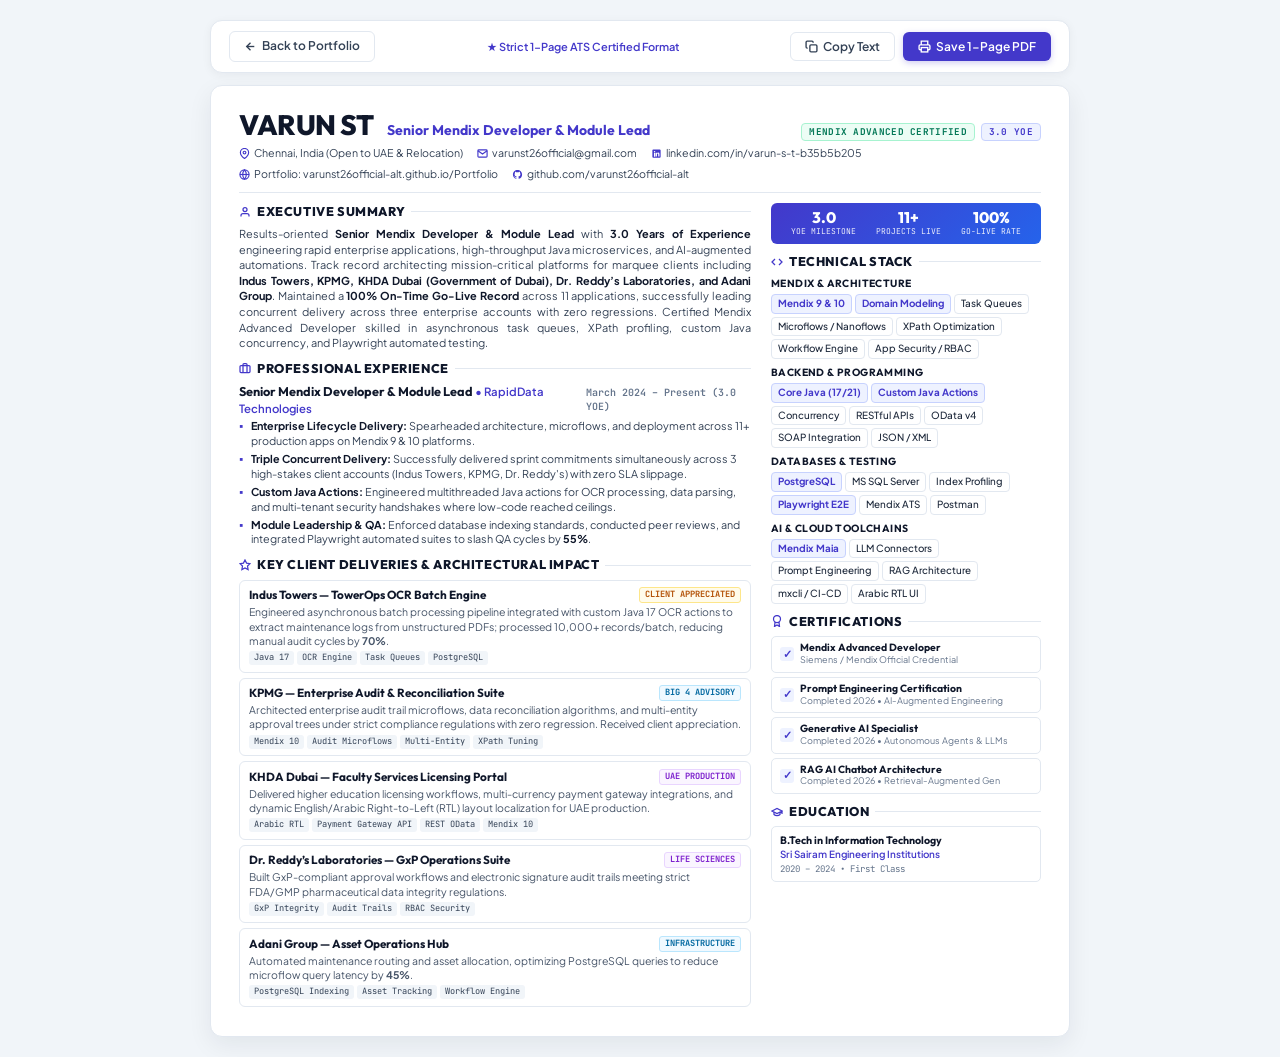
<file: resume.html>
<!DOCTYPE html>
<html lang="en">
<head>
  <meta charset="UTF-8">
  <meta name="viewport" content="width=device-width, initial-scale=1.0">
  <title>Varun ST — Senior Mendix Developer & Module Lead | 1-Page Executive Resume</title>
  
  <!-- Modern Google Fonts -->
  <link rel="preconnect" href="https://fonts.googleapis.com">
  <link rel="preconnect" href="https://fonts.gstatic.com" crossorigin>
  <link href="https://fonts.googleapis.com/css2?family=Outfit:wght@500;600;700;800&family=Plus+Jakarta+Sans:wght@400;500;600;700;800&family=JetBrains+Mono:wght@400;500;600&display=swap" rel="stylesheet">

  <style>
    /* Strict 1-Page Contemporary Theme */
    :root {
      --primary: #4338ca;
      --primary-dark: #312e81;
      --primary-light: #eef2ff;
      --primary-border: #c7d2fe;
      --slate-900: #0f172a;
      --slate-800: #1e293b;
      --slate-700: #334155;
      --slate-600: #475569;
      --slate-500: #64748b;
      --slate-200: #e2e8f0;
      --slate-100: #f1f5f9;
      --slate-50: #f8fafc;
      --emerald-700: #047857;
      --emerald-50: #ecfdf5;
      --emerald-border: #a7f3d0;
    }

    @page {
      size: A4 portrait;
      margin: 8mm 10mm;
    }

    * {
      box-sizing: border-box;
      margin: 0;
      padding: 0;
    }

    body {
      font-family: 'Plus Jakarta Sans', -apple-system, BlinkMacSystemFont, "Segoe UI", Roboto, sans-serif;
      color: var(--slate-700);
      background-color: #f1f5f9;
      line-height: 1.38;
      font-size: 8.4pt;
      padding: 20px 12px;
      -webkit-font-smoothing: antialiased;
    }

    /* Top Action Bar (Screen Only) */
    .top-action-bar {
      max-width: 860px;
      margin: 0 auto 12px auto;
      display: flex;
      justify-content: space-between;
      align-items: center;
      background: #ffffff;
      padding: 10px 18px;
      border-radius: 12px;
      box-shadow: 0 2px 10px rgba(15, 23, 42, 0.05);
      border: 1px solid var(--slate-200);
    }

    .btn-group {
      display: flex;
      align-items: center;
      gap: 8px;
    }

    .btn {
      display: inline-flex;
      align-items: center;
      gap: 5px;
      font-family: 'Plus Jakarta Sans', sans-serif;
      font-size: 12px;
      font-weight: 600;
      padding: 6px 14px;
      border-radius: 6px;
      cursor: pointer;
      text-decoration: none;
      transition: all 0.15s ease;
      border: 1px solid transparent;
    }

    .btn-primary {
      background: var(--primary);
      color: #ffffff;
      box-shadow: 0 2px 6px rgba(67, 56, 202, 0.25);
    }

    .btn-primary:hover {
      background: var(--primary-dark);
    }

    .btn-secondary {
      background: #ffffff;
      color: var(--slate-700);
      border-color: var(--slate-200);
    }

    .btn-secondary:hover {
      background: var(--slate-50);
      color: var(--slate-900);
    }

    /* Resume Document Wrapper (Strict 1-Page Dimensions) */
    .resume-canvas {
      max-width: 860px;
      margin: 0 auto;
      background: #ffffff;
      border-radius: 12px;
      box-shadow: 0 8px 24px rgba(15, 23, 42, 0.07);
      border: 1px solid var(--slate-200);
      padding: 24px 28px;
      position: relative;
    }

    /* Header */
    .header-block {
      border-bottom: 1.5px solid var(--slate-200);
      padding-bottom: 10px;
      margin-bottom: 10px;
    }

    .header-top {
      display: flex;
      justify-content: space-between;
      align-items: baseline;
      gap: 12px;
      margin-bottom: 4px;
    }

    .name-title h1 {
      font-family: 'Outfit', sans-serif;
      font-size: 21pt;
      font-weight: 800;
      color: var(--slate-900);
      letter-spacing: -0.5px;
      line-height: 1.1;
      display: inline-block;
      margin-right: 12px;
    }

    .title-sub {
      font-family: 'Outfit', sans-serif;
      font-size: 10.5pt;
      font-weight: 700;
      color: var(--primary);
      display: inline-block;
    }

    .badges-row {
      display: flex;
      align-items: center;
      gap: 6px;
    }

    .pill-badge {
      font-family: 'JetBrains Mono', monospace;
      font-size: 7pt;
      font-weight: 700;
      padding: 2px 7px;
      border-radius: 4px;
      text-transform: uppercase;
      letter-spacing: 0.3px;
      white-space: nowrap;
    }

    .pill-emerald {
      background: var(--emerald-50);
      color: var(--emerald-700);
      border: 1px solid var(--emerald-border);
    }

    .pill-indigo {
      background: var(--primary-light);
      color: var(--primary);
      border: 1px solid var(--primary-border);
    }

    /* Contact Links Line */
    .contact-row {
      display: flex;
      flex-wrap: wrap;
      align-items: center;
      gap: 6px 14px;
      font-size: 8pt;
      color: var(--slate-600);
      margin-top: 5px;
    }

    .contact-item {
      display: inline-flex;
      align-items: center;
      gap: 4px;
      color: var(--slate-700);
      text-decoration: none;
    }

    .contact-item:hover {
      color: var(--primary);
    }

    .contact-item svg {
      width: 11px;
      height: 11px;
      color: var(--primary);
      flex-shrink: 0;
    }

    /* 2-Column High-Efficiency Grid */
    .resume-grid {
      display: grid;
      grid-template-columns: 1fr 270px;
      gap: 20px;
    }

    /* Section Headers */
    .sec-heading {
      font-family: 'Outfit', sans-serif;
      font-size: 9.5pt;
      font-weight: 800;
      color: var(--slate-900);
      text-transform: uppercase;
      letter-spacing: 0.6px;
      display: flex;
      align-items: center;
      gap: 6px;
      margin-top: 9px;
      margin-bottom: 6px;
    }

    .sec-heading:first-child {
      margin-top: 0;
    }

    .sec-heading::after {
      content: "";
      flex: 1;
      height: 1px;
      background: var(--slate-200);
    }

    .sec-icon {
      width: 12px;
      height: 12px;
      color: var(--primary);
      flex-shrink: 0;
    }

    /* Summary */
    .summary-text {
      font-size: 8.2pt;
      line-height: 1.42;
      color: var(--slate-700);
      text-align: justify;
      margin-bottom: 8px;
    }

    .summary-text strong {
      color: var(--slate-900);
    }

    /* Work Experience */
    .exp-item {
      margin-bottom: 8px;
    }

    .exp-header {
      display: flex;
      justify-content: space-between;
      align-items: baseline;
      margin-bottom: 3px;
    }

    .exp-role {
      font-family: 'Outfit', sans-serif;
      font-size: 9.5pt;
      font-weight: 700;
      color: var(--slate-900);
    }

    .exp-company {
      font-size: 8.5pt;
      font-weight: 600;
      color: var(--primary);
    }

    .exp-date {
      font-family: 'JetBrains Mono', monospace;
      font-size: 7.5pt;
      font-weight: 600;
      color: var(--slate-500);
    }

    ul.bullets {
      list-style-type: none;
    }

    ul.bullets li {
      position: relative;
      padding-left: 12px;
      font-size: 8.1pt;
      color: var(--slate-700);
      margin-bottom: 3px;
      line-height: 1.38;
    }

    ul.bullets li::before {
      content: "▪";
      position: absolute;
      left: 0;
      color: var(--primary);
      font-size: 8.5pt;
      line-height: 1.2;
    }

    ul.bullets li strong {
      color: var(--slate-900);
    }

    /* Key Client Projects */
    .project-card {
      background: #ffffff;
      border: 1px solid var(--slate-200);
      border-radius: 6px;
      padding: 6.5px 9px;
      margin-bottom: 5px;
    }

    .project-title-line {
      display: flex;
      justify-content: space-between;
      align-items: center;
      gap: 6px;
      margin-bottom: 2px;
    }

    .project-title {
      font-family: 'Outfit', sans-serif;
      font-size: 8.8pt;
      font-weight: 700;
      color: var(--slate-900);
    }

    .tag-status {
      font-family: 'JetBrains Mono', monospace;
      font-size: 6.5pt;
      font-weight: 700;
      padding: 1px 5px;
      border-radius: 3px;
      text-transform: uppercase;
    }

    .tag-amber { background: #fffbeb; color: #b45309; border: 1px solid #fde68a; }
    .tag-sky { background: #f0f9ff; color: #0369a1; border: 1px solid #bae6fd; }
    .tag-purple { background: #faf5ff; color: #7e22ce; border: 1px solid #e9d5ff; }

    .project-p {
      font-size: 7.9pt;
      color: var(--slate-600);
      line-height: 1.35;
      margin-bottom: 3px;
    }

    .chips-line {
      display: flex;
      flex-wrap: wrap;
      gap: 3px;
    }

    .mini-chip {
      font-family: 'JetBrains Mono', monospace;
      font-size: 6.5pt;
      background: var(--slate-100);
      color: var(--slate-700);
      padding: 1px 5px;
      border-radius: 3px;
    }

    /* Sidebar Right Column */
    .metric-strip {
      background: linear-gradient(135deg, #4338ca 0%, #2563eb 100%);
      color: #ffffff;
      padding: 7px 10px;
      border-radius: 6px;
      display: flex;
      justify-content: space-around;
      text-align: center;
      margin-bottom: 8px;
    }

    .metric-col .num {
      font-family: 'Outfit', sans-serif;
      font-size: 11.5pt;
      font-weight: 800;
      line-height: 1;
    }

    .metric-col .label {
      font-family: 'JetBrains Mono', monospace;
      font-size: 6pt;
      text-transform: uppercase;
      opacity: 0.9;
      margin-top: 1px;
    }

    /* Sidebar Skill Category */
    .skill-group {
      margin-bottom: 7px;
    }

    .skill-cat-title {
      font-family: 'Outfit', sans-serif;
      font-size: 7.8pt;
      font-weight: 700;
      color: var(--slate-900);
      text-transform: uppercase;
      letter-spacing: 0.4px;
      margin-bottom: 3px;
    }

    .skill-pills {
      display: flex;
      flex-wrap: wrap;
      gap: 3px;
    }

    .skill-pill {
      font-size: 7.4pt;
      background: #ffffff;
      border: 1px solid var(--slate-200);
      padding: 2px 6px;
      border-radius: 4px;
      color: var(--slate-800);
      font-weight: 500;
    }

    .skill-pill.focus {
      background: var(--primary-light);
      border-color: var(--primary-border);
      color: var(--primary);
      font-weight: 700;
    }

    /* Certifications Compact Cards */
    .cert-mini {
      background: #ffffff;
      border: 1px solid var(--slate-200);
      border-radius: 5px;
      padding: 5px 8px;
      margin-bottom: 4px;
      display: flex;
      align-items: center;
      gap: 6px;
    }

    .cert-badge-dot {
      width: 14px;
      height: 14px;
      border-radius: 3px;
      background: var(--primary-light);
      color: var(--primary);
      display: flex;
      align-items: center;
      justify-content: center;
      font-size: 8pt;
      flex-shrink: 0;
      font-weight: 800;
    }

    .cert-text h5 {
      font-family: 'Outfit', sans-serif;
      font-size: 7.8pt;
      font-weight: 700;
      color: var(--slate-900);
      line-height: 1.15;
    }

    .cert-text span {
      font-size: 6.8pt;
      color: var(--slate-500);
      display: block;
    }

    /* Education Box */
    .edu-box {
      background: #ffffff;
      border: 1px solid var(--slate-200);
      border-radius: 5px;
      padding: 6px 8px;
    }

    .edu-degree {
      font-family: 'Outfit', sans-serif;
      font-size: 8pt;
      font-weight: 700;
      color: var(--slate-900);
    }

    .edu-school {
      font-size: 7.4pt;
      color: var(--primary);
      font-weight: 600;
    }

    .edu-dates {
      font-family: 'JetBrains Mono', monospace;
      font-size: 6.8pt;
      color: var(--slate-500);
      margin-top: 1px;
    }

    /* Toast */
    #copyToast {
      display: none;
      position: fixed;
      bottom: 20px;
      right: 20px;
      background: #0f172a;
      color: #ffffff;
      padding: 8px 16px;
      border-radius: 6px;
      font-size: 11px;
      font-weight: 600;
      box-shadow: 0 4px 12px rgba(0,0,0,0.25);
      z-index: 999;
    }

    /* STRICT SINGLE-PAGE PRINT RULES */
    @media print {
      body {
        background: #ffffff !important;
        padding: 0 !important;
        color: #0f172a !important;
        font-size: 8.2pt !important;
        line-height: 1.34 !important;
      }

      .top-action-bar, #copyToast {
        display: none !important;
      }

      .resume-canvas {
        box-shadow: none !important;
        border: none !important;
        padding: 0 !important;
        max-width: 100% !important;
        border-radius: 0 !important;
      }

      .header-block {
        border-bottom: 2px solid #0f172a !important;
        padding-bottom: 8px !important;
        margin-bottom: 8px !important;
      }

      .resume-grid {
        grid-template-columns: 1fr 255px !important;
        gap: 16px !important;
      }

      .btn {
        display: none !important;
      }

      a {
        text-decoration: none !important;
        color: inherit !important;
      }

      /* Guarantees 0 page spill */
      .exp-item, .project-card, .cert-mini, .edu-box {
        break-inside: avoid !important;
        page-break-inside: avoid !important;
      }
    }
  </style>
</head>
<body>

  <!-- Screen Top Bar with 1-Click Actions -->
  <div class="top-action-bar">
    <a href="index.html" class="btn btn-secondary">
      <svg width="13" height="13" viewBox="0 0 24 24" fill="none" stroke="currentColor" stroke-width="2.5"><line x1="19" y1="12" x2="5" y2="12"></line><polyline points="12 19 5 12 12 5"></polyline></svg>
      Back to Portfolio
    </a>

    <div style="font-size: 11px; font-weight: 600; color: #4338ca;">
      ★ Strict 1-Page ATS Certified Format
    </div>

    <div class="btn-group">
      <button onclick="copyPlainText()" class="btn btn-secondary" title="Copy clean plain text formatted for job portals">
        <svg width="13" height="13" viewBox="0 0 24 24" fill="none" stroke="currentColor" stroke-width="2.5"><rect x="9" y="9" width="13" height="13" rx="2" ry="2"></rect><path d="M5 15H4a2 2 0 0 1-2-2V4a2 2 0 0 1 2-2h9a2 2 0 0 1 2 2v1"></path></svg>
        Copy Text
      </button>

      <button onclick="window.print()" class="btn btn-primary" title="Print or save as 1-page PDF">
        <svg width="13" height="13" viewBox="0 0 24 24" fill="none" stroke="currentColor" stroke-width="2.5"><polyline points="6 9 6 2 18 2 18 9"></polyline><path d="M6 18H4a2 2 0 0 1-2-2v-5a2 2 0 0 1 2-2h16a2 2 0 0 1 2 2v5a2 2 0 0 1-2 2h-2"></path><rect x="6" y="14" width="12" height="8"></rect></svg>
        Save 1-Page PDF
      </button>
    </div>
  </div>

  <!-- 1-Page Resume Document Container -->
  <main class="resume-canvas">

    <!-- HEADER BLOCK -->
    <header class="header-block">
      <div class="header-top">
        <div class="name-title">
          <h1>VARUN ST</h1>
          <span class="title-sub">Senior Mendix Developer & Module Lead</span>
        </div>
        <div class="badges-row">
          <span class="pill-badge pill-emerald">Mendix Advanced Certified</span>
          <span class="pill-badge pill-indigo">3.0 YOE</span>
        </div>
      </div>

      <!-- Compact Contact Row with Icons -->
      <div class="contact-row">
        <span class="contact-item">
          <svg viewBox="0 0 24 24" fill="none" stroke="currentColor" stroke-width="2.5"><path d="M21 10c0 7-9 13-9 13s-9-6-9-13a9 9 0 0 1 18 0z"></path><circle cx="12" cy="10" r="3"></circle></svg>
          Chennai, India (Open to UAE & Relocation)
        </span>
        <a href="mailto:varunst26official@gmail.com" class="contact-item">
          <svg viewBox="0 0 24 24" fill="none" stroke="currentColor" stroke-width="2.5"><path d="M4 4h16c1.1 0 2 .9 2 2v12c0 1.1-.9 2-2 2H4c-1.1 0-2-.9-2-2V6c0-1.1.9-2 2-2z"></path><polyline points="22,6 12,13 2,6"></polyline></svg>
          varunst26official@gmail.com
        </a>
        <a href="https://www.linkedin.com/in/varun-s-t-b35b5b205" target="_blank" rel="noopener noreferrer" class="contact-item">
          <svg viewBox="0 0 24 24" fill="currentColor"><path d="M19 3a2 2 0 0 1 2 2v14a2 2 0 0 1-2 2H5a2 2 0 0 1-2-2V5a2 2 0 0 1 2-2h14m-.5 15.5v-5.3a3.26 3.26 0 0 0-3.26-3.26c-.85 0-1.84.52-2.28 1.3v-1.11h-2.79v8.37h2.79v-4.93c0-.77.62-1.4 1.39-1.4a1.4 1.4 0 0 1 1.4 1.4v4.93h2.75M6.46 10.9v8.37H9.2V10.9H6.46M7.83 6.45a1.63 1.63 0 1 0 0 3.26 1.63 1.63 0 0 0 0-3.26Z"/></svg>
          linkedin.com/in/varun-s-t-b35b5b205
        </a>
        <a href="https://varunst26official-alt.github.io/Portfolio/" target="_blank" rel="noopener noreferrer" class="contact-item">
          <svg viewBox="0 0 24 24" fill="none" stroke="currentColor" stroke-width="2.5"><circle cx="12" cy="12" r="10"></circle><line x1="2" y1="12" x2="22" y2="12"></line><path d="M12 2a15.3 15.3 0 0 1 4 10 15.3 15.3 0 0 1-4 10 15.3 15.3 0 0 1-4-10 15.3 15.3 0 0 1 4-10z"></path></svg>
          Portfolio: varunst26official-alt.github.io/Portfolio
        </a>
        <a href="https://github.com/varunst26official-alt" target="_blank" rel="noopener noreferrer" class="contact-item">
          <svg viewBox="0 0 24 24" fill="currentColor"><path fill-rule="evenodd" clip-rule="evenodd" d="M12 2C6.477 2 2 6.484 2 12.017c0 4.425 2.865 8.18 6.839 9.504.5.092.682-.217.682-.483 0-.237-.008-.868-.013-1.703-2.782.605-3.369-1.343-3.369-1.343-.454-1.158-1.11-1.466-1.11-1.466-.908-.62.069-.608.069-.608 1.003.07 1.53 1.032 1.53 1.032.892 1.53 2.341 1.088 2.91.832.092-.647.35-1.088.636-1.338-2.22-.253-4.555-1.113-4.555-4.951 0-1.093.39-1.988 1.029-2.688-.103-.253-.446-1.272.098-2.65 0 0 .84-.27 2.75 1.026A9.564 9.564 0 0112 6.844c.85.004 1.705.115 2.504.337 1.909-1.296 2.747-1.027 2.747-1.027.546 1.379.202 2.398.1 2.651.64.7 1.028 1.595 1.028 2.688 0 3.848-2.339 4.695-4.566 4.943.359.309.678.92.678 1.855 0 1.338-.012 2.419-.012 2.747 0 .268.18.58.688.482A10.019 10.019 0 0022 12.017C22 6.484 17.522 2 12 2z"/></svg>
          github.com/varunst26official-alt
        </a>
      </div>
    </header>

    <!-- 2-COLUMN HIGH-EFFICIENCY LAYOUT -->
    <div class="resume-grid">

      <!-- LEFT COLUMN: Summary, Experience, Flagship Projects -->
      <div>

        <!-- Professional Summary -->
        <h2 class="sec-heading">
          <svg class="sec-icon" viewBox="0 0 24 24" fill="none" stroke="currentColor" stroke-width="2.5"><path d="M20 21v-2a4 4 0 0 0-4-4H8a4 4 0 0 0-4 4v2"></path><circle cx="12" cy="7" r="4"></circle></svg>
          Executive Summary
        </h2>
        <p class="summary-text">
          Results-oriented <strong>Senior Mendix Developer & Module Lead</strong> with <strong>3.0 Years of Experience</strong> engineering rapid enterprise applications, high-throughput Java microservices, and AI-augmented automations. Track record architecting mission-critical platforms for marquee clients including <strong>Indus Towers, KPMG, KHDA Dubai (Government of Dubai), Dr. Reddy’s Laboratories, and Adani Group</strong>. Maintained a <strong>100% On-Time Go-Live Record</strong> across 11 applications, successfully leading concurrent delivery across three enterprise accounts with zero regressions. Certified Mendix Advanced Developer skilled in asynchronous task queues, XPath profiling, custom Java concurrency, and Playwright automated testing.
        </p>

        <!-- Experience -->
        <h2 class="sec-heading">
          <svg class="sec-icon" viewBox="0 0 24 24" fill="none" stroke="currentColor" stroke-width="2.5"><rect x="2" y="7" width="20" height="14" rx="2" ry="2"></rect><path d="M16 21V5a2 2 0 0 0-2-2h-4a2 2 0 0 0-2 2v16"></path></svg>
          Professional Experience
        </h2>

        <div class="exp-item">
          <div class="exp-header">
            <div>
              <span class="exp-role">Senior Mendix Developer & Module Lead</span>
              <span class="exp-company"> • RapidData Technologies</span>
            </div>
            <span class="exp-date">March 2024 – Present (3.0 YOE)</span>
          </div>
          <ul class="bullets">
            <li><strong>Enterprise Lifecycle Delivery:</strong> Spearheaded architecture, microflows, and deployment across 11+ production apps on Mendix 9 & 10 platforms.</li>
            <li><strong>Triple Concurrent Delivery:</strong> Successfully delivered sprint commitments simultaneously across 3 high-stakes client accounts (Indus Towers, KPMG, Dr. Reddy's) with zero SLA slippage.</li>
            <li><strong>Custom Java Actions:</strong> Engineered multithreaded Java actions for OCR processing, data parsing, and multi-tenant security handshakes where low-code reached ceilings.</li>
            <li><strong>Module Leadership & QA:</strong> Enforced database indexing standards, conducted peer reviews, and integrated Playwright automated suites to slash QA cycles by <strong>55%</strong>.</li>
          </ul>
        </div>

        <!-- Flagship Projects -->
        <h2 class="sec-heading">
          <svg class="sec-icon" viewBox="0 0 24 24" fill="none" stroke="currentColor" stroke-width="2.5"><polygon points="12 2 15.09 8.26 22 9.27 17 14.14 18.18 21.02 12 17.77 5.82 21.02 7 14.14 2 9.27 8.91 8.26 12 2"></polygon></svg>
          Key Client Deliveries & Architectural Impact
        </h2>

        <!-- Project 1: Indus Towers -->
        <div class="project-card">
          <div class="project-title-line">
            <span class="project-title">Indus Towers — TowerOps OCR Batch Engine</span>
            <span class="tag-status tag-amber">Client Appreciated</span>
          </div>
          <p class="project-p">
            Engineered asynchronous batch processing pipeline integrated with custom Java 17 OCR actions to extract maintenance logs from unstructured PDFs; processed 10,000+ records/batch, reducing manual audit cycles by <strong>70%</strong>.
          </p>
          <div class="chips-line">
            <span class="mini-chip">Java 17</span>
            <span class="mini-chip">OCR Engine</span>
            <span class="mini-chip">Task Queues</span>
            <span class="mini-chip">PostgreSQL</span>
          </div>
        </div>

        <!-- Project 2: KPMG -->
        <div class="project-card">
          <div class="project-title-line">
            <span class="project-title">KPMG — Enterprise Audit & Reconciliation Suite</span>
            <span class="tag-status tag-sky">Big 4 Advisory</span>
          </div>
          <p class="project-p">
            Architected enterprise audit trail microflows, data reconciliation algorithms, and multi-entity approval trees under strict compliance regulations with zero regression. Received client appreciation.
          </p>
          <div class="chips-line">
            <span class="mini-chip">Mendix 10</span>
            <span class="mini-chip">Audit Microflows</span>
            <span class="mini-chip">Multi-Entity</span>
            <span class="mini-chip">XPath Tuning</span>
          </div>
        </div>

        <!-- Project 3: KHDA Dubai -->
        <div class="project-card">
          <div class="project-title-line">
            <span class="project-title">KHDA Dubai — Faculty Services Licensing Portal</span>
            <span class="tag-status tag-purple">UAE Production</span>
          </div>
          <p class="project-p">
            Delivered higher education licensing workflows, multi-currency payment gateway integrations, and dynamic English/Arabic Right-to-Left (RTL) layout localization for UAE production.
          </p>
          <div class="chips-line">
            <span class="mini-chip">Arabic RTL</span>
            <span class="mini-chip">Payment Gateway API</span>
            <span class="mini-chip">REST OData</span>
            <span class="mini-chip">Mendix 10</span>
          </div>
        </div>

        <!-- Project 4: Dr. Reddy's -->
        <div class="project-card">
          <div class="project-title-line">
            <span class="project-title">Dr. Reddy’s Laboratories — GxP Operations Suite</span>
            <span class="tag-status tag-purple">Life Sciences</span>
          </div>
          <p class="project-p">
            Built GxP-compliant approval workflows and electronic signature audit trails meeting strict FDA/GMP pharmaceutical data integrity regulations.
          </p>
          <div class="chips-line">
            <span class="mini-chip">GxP Integrity</span>
            <span class="mini-chip">Audit Trails</span>
            <span class="mini-chip">RBAC Security</span>
          </div>
        </div>

        <!-- Project 5: Adani Group -->
        <div class="project-card">
          <div class="project-title-line">
            <span class="project-title">Adani Group — Asset Operations Hub</span>
            <span class="tag-status tag-sky">Infrastructure</span>
          </div>
          <p class="project-p">
            Automated maintenance routing and asset allocation, optimizing PostgreSQL queries to reduce microflow query latency by <strong>45%</strong>.
          </p>
          <div class="chips-line">
            <span class="mini-chip">PostgreSQL Indexing</span>
            <span class="mini-chip">Asset Tracking</span>
            <span class="mini-chip">Workflow Engine</span>
          </div>
        </div>

      </div>

      <!-- RIGHT SIDEBAR: Metrics, Stack, Certs, Education -->
      <div>

        <!-- Quick Metrics Strip -->
        <div class="metric-strip">
          <div class="metric-col">
            <div class="num">3.0</div>
            <div class="label">YOE Milestone</div>
          </div>
          <div class="metric-col">
            <div class="num">11+</div>
            <div class="label">Projects Live</div>
          </div>
          <div class="metric-col">
            <div class="num">100%</div>
            <div class="label">Go-Live Rate</div>
          </div>
        </div>

        <!-- Core Technical Stack -->
        <h2 class="sec-heading">
          <svg class="sec-icon" viewBox="0 0 24 24" fill="none" stroke="currentColor" stroke-width="2.5"><polyline points="16 18 22 12 16 6"></polyline><polyline points="8 6 2 12 8 18"></polyline></svg>
          Technical Stack
        </h2>

        <div class="skill-group">
          <div class="skill-cat-title">Mendix & Architecture</div>
          <div class="skill-pills">
            <span class="skill-pill focus">Mendix 9 & 10</span>
            <span class="skill-pill focus">Domain Modeling</span>
            <span class="skill-pill">Task Queues</span>
            <span class="skill-pill">Microflows / Nanoflows</span>
            <span class="skill-pill">XPath Optimization</span>
            <span class="skill-pill">Workflow Engine</span>
            <span class="skill-pill">App Security / RBAC</span>
          </div>
        </div>

        <div class="skill-group">
          <div class="skill-cat-title">Backend & Programming</div>
          <div class="skill-pills">
            <span class="skill-pill focus">Core Java (17/21)</span>
            <span class="skill-pill focus">Custom Java Actions</span>
            <span class="skill-pill">Concurrency</span>
            <span class="skill-pill">RESTful APIs</span>
            <span class="skill-pill">OData v4</span>
            <span class="skill-pill">SOAP Integration</span>
            <span class="skill-pill">JSON / XML</span>
          </div>
        </div>

        <div class="skill-group">
          <div class="skill-cat-title">Databases & Testing</div>
          <div class="skill-pills">
            <span class="skill-pill focus">PostgreSQL</span>
            <span class="skill-pill">MS SQL Server</span>
            <span class="skill-pill">Index Profiling</span>
            <span class="skill-pill focus">Playwright E2E</span>
            <span class="skill-pill">Mendix ATS</span>
            <span class="skill-pill">Postman</span>
          </div>
        </div>

        <div class="skill-group">
          <div class="skill-cat-title">AI & Cloud Toolchains</div>
          <div class="skill-pills">
            <span class="skill-pill focus">Mendix Maia</span>
            <span class="skill-pill">LLM Connectors</span>
            <span class="skill-pill">Prompt Engineering</span>
            <span class="skill-pill">RAG Architecture</span>
            <span class="skill-pill">mxcli / CI-CD</span>
            <span class="skill-pill">Arabic RTL UI</span>
          </div>
        </div>

        <!-- Official Certifications -->
        <h2 class="sec-heading">
          <svg class="sec-icon" viewBox="0 0 24 24" fill="none" stroke="currentColor" stroke-width="2.5"><circle cx="12" cy="8" r="7"></circle><polyline points="8.21 13.89 7 23 12 20 17 23 15.79 13.88"></polyline></svg>
          Certifications
        </h2>

        <div class="cert-mini">
          <div class="cert-badge-dot">✓</div>
          <div class="cert-text">
            <h5>Mendix Advanced Developer</h5>
            <span>Siemens / Mendix Official Credential</span>
          </div>
        </div>

        <div class="cert-mini">
          <div class="cert-badge-dot">✓</div>
          <div class="cert-text">
            <h5>Prompt Engineering Certification</h5>
            <span>Completed 2026 • AI-Augmented Engineering</span>
          </div>
        </div>

        <div class="cert-mini">
          <div class="cert-badge-dot">✓</div>
          <div class="cert-text">
            <h5>Generative AI Specialist</h5>
            <span>Completed 2026 • Autonomous Agents & LLMs</span>
          </div>
        </div>

        <div class="cert-mini">
          <div class="cert-badge-dot">✓</div>
          <div class="cert-text">
            <h5>RAG AI Chatbot Architecture</h5>
            <span>Completed 2026 • Retrieval-Augmented Gen</span>
          </div>
        </div>

        <!-- Education -->
        <h2 class="sec-heading">
          <svg class="sec-icon" viewBox="0 0 24 24" fill="none" stroke="currentColor" stroke-width="2.5"><path d="M22 10v6M2 10l10-5 10 5-10 5z"></path><path d="M6 12v5c3 3 9 3 12 0v-5"></path></svg>
          Education
        </h2>

        <div class="edu-box">
          <div class="edu-degree">B.Tech in Information Technology</div>
          <div class="edu-school">Sri Sairam Engineering Institutions</div>
          <div class="edu-dates">2020 – 2024 • First Class</div>
        </div>

      </div>

    </div>

  </main>

  <div id="copyToast">✅ Plain Text CV copied to clipboard!</div>

  <!-- Clipboard JS Script -->
  <script>
    function copyPlainText() {
      const text = `VARUN ST
Senior Mendix Developer & Module Lead | Mendix Advanced Certified
Chennai, India • Open to Relocation / UAE & Global Travel
Email: varunst26official@gmail.com
LinkedIn: https://www.linkedin.com/in/varun-s-t-b35b5b205
Portfolio: https://varunst26official-alt.github.io/Portfolio/
GitHub: https://github.com/varunst26official-alt

PROFESSIONAL SUMMARY
Results-driven Senior Mendix Developer & Module Lead with 3.0 Years of Experience specializing in enterprise rapid application delivery, core Java microservices, and AI-augmented automation. Proven track record architecting mission-critical platforms for marquee clients including Indus Towers, KPMG, KHDA Dubai (Government of Dubai), Dr. Reddy’s Laboratories, and Adani Group. Maintained a 100% On-Time Go-Live Record across 11 enterprise applications, executing triple concurrent delivery across multiple accounts with zero defects. Certified Mendix Advanced Developer.

CORE TECHNICAL COMPETENCIES
- Low-Code: Mendix 9 & 10 (Studio Pro), Domain Modeling, Microflows, Nanoflows, Task Queues, XPath Optimization, Workflow Engine, Security & Multi-Tenancy.
- Programming & Backend: Core Java (Java 17/21), Custom Java Actions, Concurrency & Multithreading, RESTful APIs, OData v4, SOAP, JSON/XML.
- Databases & Testing: PostgreSQL, MS SQL Server, Relational Modeling, Index Optimization, Playwright E2E Testing, Mendix ATS, Postman.
- AI & Modern Toolchains: Mendix Maia, LLM API Integration (Claude, OpenAI), Prompt Engineering, RAG Architecture, Arabic (RTL) Localization.
- Methodologies: Agile / Scrum, Module Leadership, Sprint Backlog Grooming, Code Reviews.

PROFESSIONAL EXPERIENCE
RapidData Technologies — Chennai, India
Senior Mendix Developer & Module Lead | March 2024 – Present (3.0 YOE)
- Spearheaded development, system design, and deployment across 11+ production apps on Mendix 9 & 10.
- Successfully delivered concurrent commitments across three high-stakes enterprise clients (Indus Towers, KPMG, Dr. Reddy's) with zero milestone slippage.
- Built high-throughput custom Java actions for OCR processing, data parsing, and multi-tenant security handshakes.
- Mentored developers, led code reviews, enforced database indexing standards, and presented technical demos to client directors.
- Integrated Playwright automated UI/API regression suites, reducing manual release verification by 55%.

KEY ENTERPRISE DELIVERIES
1. Indus Towers (Telecom) — TowerOps OCR Batch Engine: Engineered asynchronous batch processing pipeline with Java 17 OCR actions to extract maintenance logs from unstructured PDFs; processed 10,000+ records per batch, reducing manual reconciliation by 70%. (Client Appreciated)
2. KPMG (Big 4 Advisory) — Enterprise Audit & Reconciliation Suite: Architected enterprise audit trail microflows, data reconciliation algorithms, and multi-entity approval trees with zero regression. (Client Appreciated)
3. KHDA Dubai (Government of Dubai) — Faculty Services Licensing Portal: Delivered higher education licensing workflows, multi-currency payment gateway integrations, and dynamic English/Arabic Right-to-Left (RTL) localization for UAE production.
4. Dr. Reddy’s Laboratories (Pharma) — GxP Operations Suite: Built GxP-compliant approval workflows and electronic signature audit trails meeting FDA/GMP data integrity regulations.
5. Adani Group (Infrastructure) — Asset Operations Hub: Automated maintenance routing and asset allocation, optimizing PostgreSQL queries to reduce latency by 45%.

CERTIFICATIONS
- Mendix Advanced Developer Certified — Siemens / Mendix
- Prompt Engineering Certification (2026) — AI-Augmented Engineering
- Generative AI Specialist (2026) — LLMs & Autonomous Agents
- RAG AI Chatbot Architecture (2026) — Retrieval-Augmented Generation

EDUCATION
Bachelor of Technology (B.Tech) in Information Technology
Sri Sairam Engineering Institutions (2020 – 2024)`;

      navigator.clipboard.writeText(text).then(() => {
        const toast = document.getElementById('copyToast');
        toast.style.display = 'block';
        setTimeout(() => { toast.style.display = 'none'; }, 2500);
      }).catch(err => {
        alert("Copy to clipboard: \n" + text);
      });
    }
  </script>

</body>
</html>
</file>
